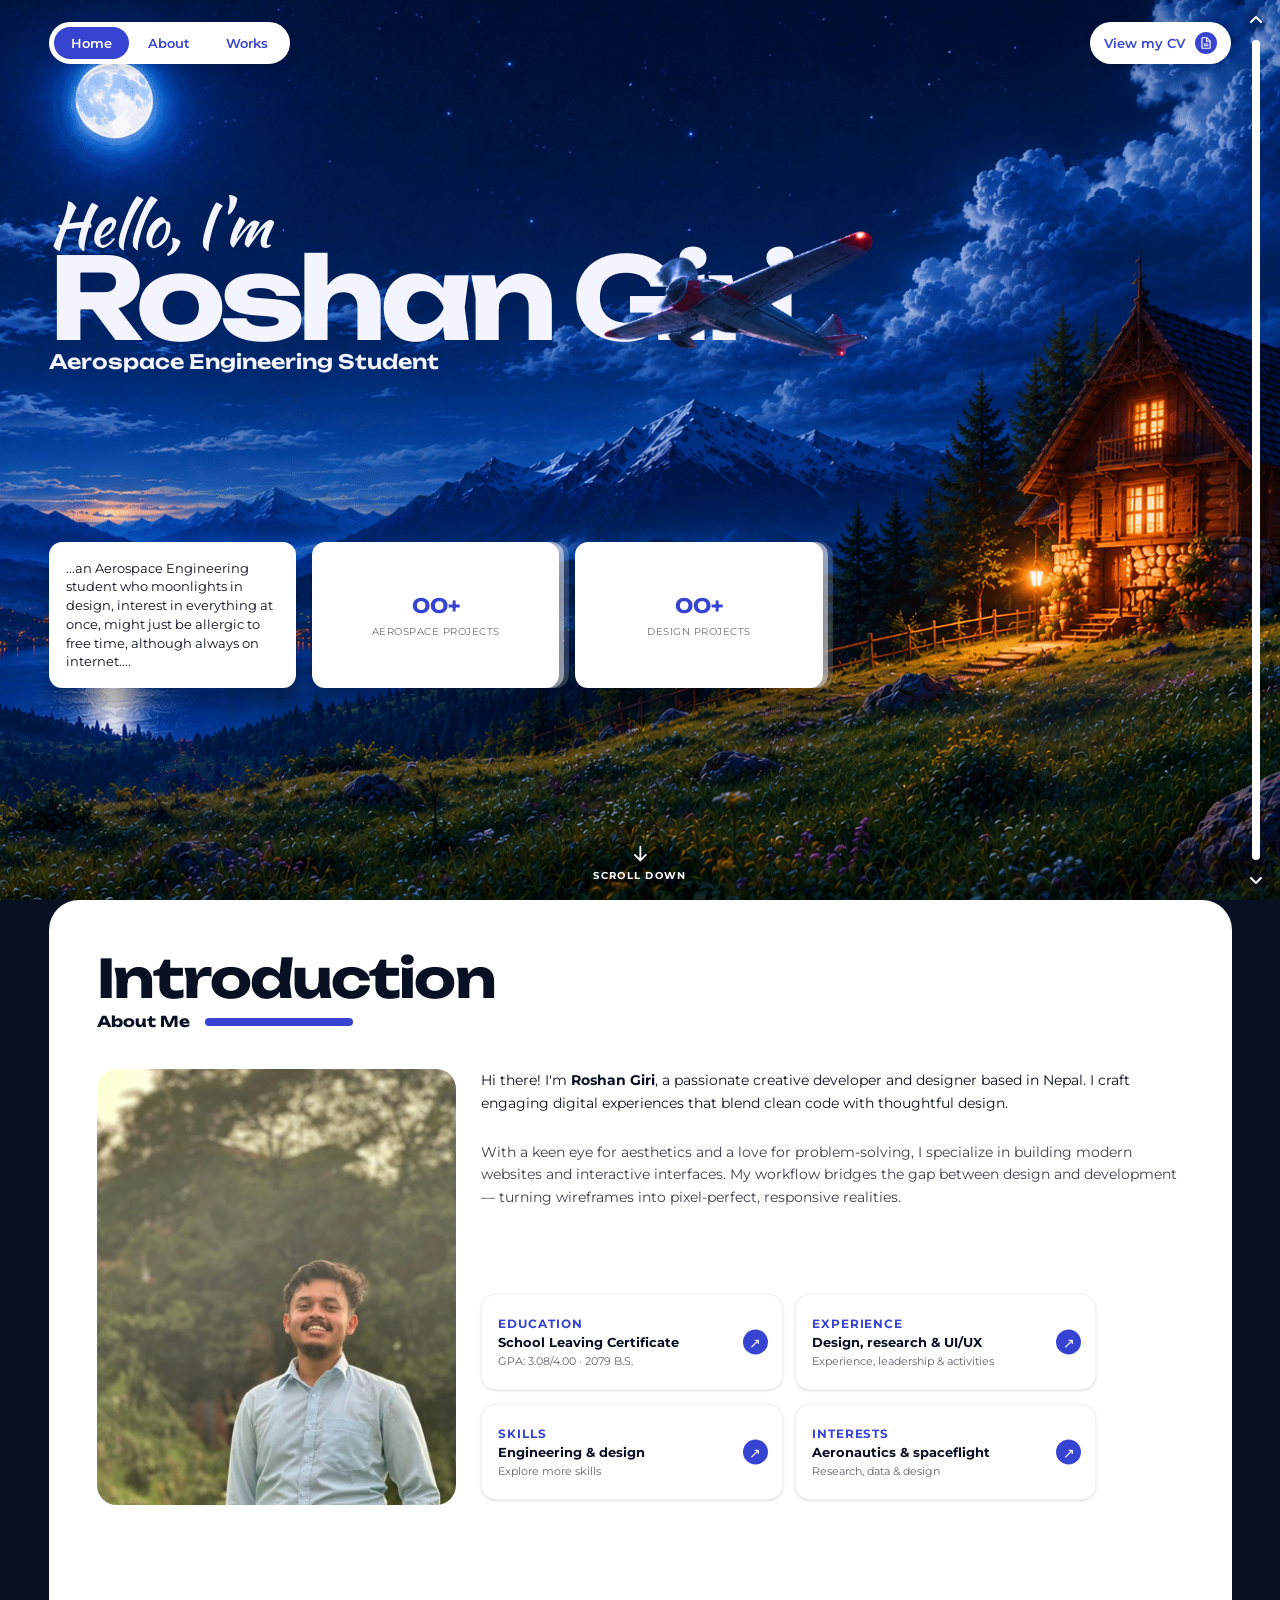
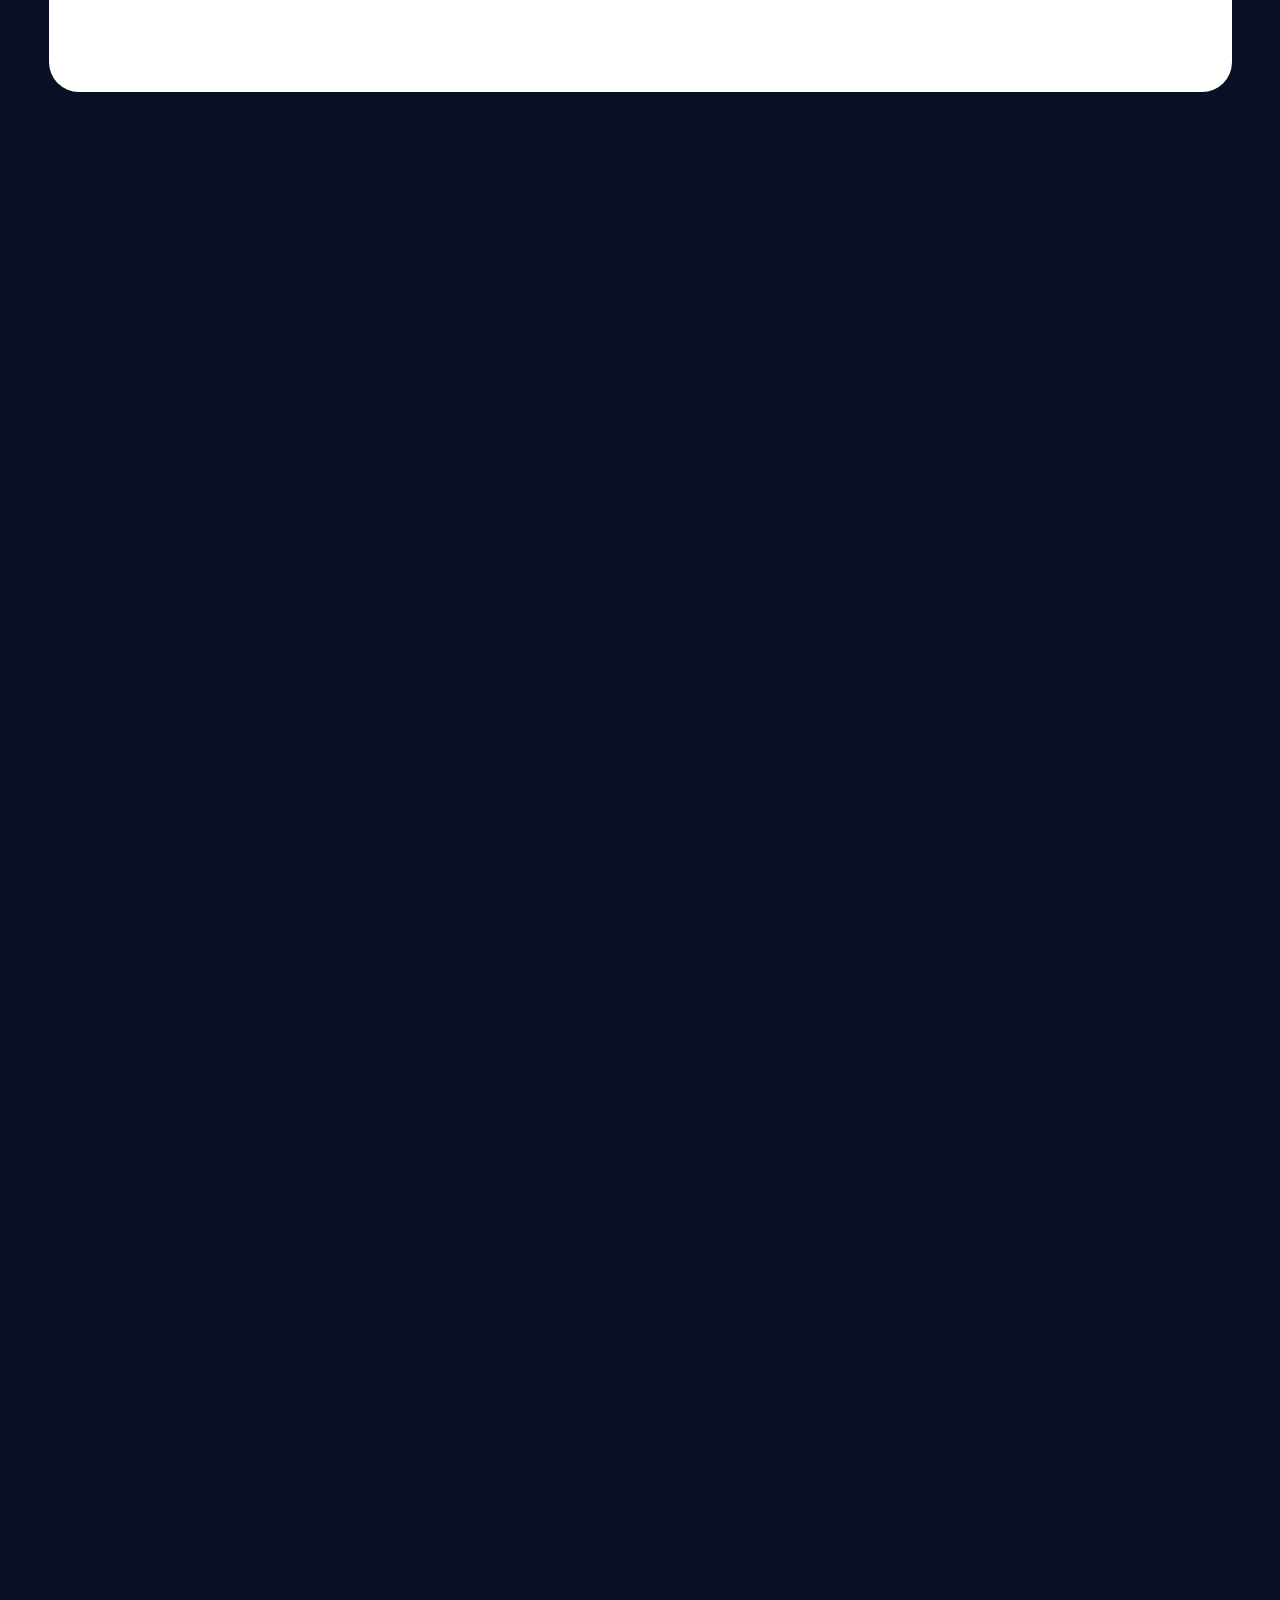
<file: index.html>
<!doctype html>
<html lang="en">
  <head>
    <meta charset="UTF-8" />
    <meta name="viewport" content="width=device-width, initial-scale=1.0" />
    <meta
      name="description"
      content="Roshan Giri is an aerospace engineering student, designer, and creative developer based in Nepal."
    />
    <meta name="theme-color" content="#0a1024" />
    <title>Roshan Giri | Portfolio</title>
    <link rel="stylesheet" href="styles.css" />
    <script src="script.js" defer></script>
  </head>
  <body>
    <header class="site-header">
      <nav class="main-nav" aria-label="Main navigation">
        <a class="main-nav__link is-active" href="#home">Home</a>
        <a class="main-nav__link" href="#about">About</a>
        <a class="main-nav__link" href="#projects">Works</a>
      </nav>
      <button
        class="navigate-link"
        type="button"
        aria-haspopup="dialog"
        aria-controls="cv-viewer"
      >
        View my CV
        <span aria-hidden="true">
          <svg
            viewBox="0 0 24 24"
            width="14"
            height="14"
            focusable="false"
          >
            <path
              fill="currentColor"
              d="M14 2H6a2 2 0 0 0-2 2v16a2 2 0 0 0 2 2h12a2 2 0 0 0 2-2V8l-6-6Zm0 2.4L17.6 8H14V4.4ZM6 20V4h6v6h6v10H6Zm2-7h8v1.5H8V13Zm0 3h8v1.5H8V16Z"
            />
          </svg>
        </span>
      </button>
    </header>

    <div class="page-progress">
      <button
        class="page-progress__arrow page-progress__arrow--top"
        type="button"
        aria-label="Scroll to top"
      >
        <svg viewBox="0 0 16 16" aria-hidden="true" focusable="false">
          <path d="m3 10 5-5 5 5" />
        </svg>
      </button>
      <div
        class="page-progress__track"
        role="progressbar"
        aria-label="Page scroll progress"
        aria-orientation="vertical"
        aria-valuemin="0"
        aria-valuemax="100"
        aria-valuenow="0"
        tabindex="0"
      >
        <span aria-hidden="true"></span>
      </div>
      <button
        class="page-progress__arrow page-progress__arrow--bottom"
        type="button"
        aria-label="Scroll to bottom"
      >
        <svg viewBox="0 0 16 16" aria-hidden="true" focusable="false">
          <path d="m3 6 5 5 5-5" />
        </svg>
      </button>
    </div>

    <main>
      <div class="hero-stage" id="home">
        <section class="hero" aria-labelledby="hero-title">
          <div class="hero__scene" aria-hidden="true">
            <img
              src="assets/New_Background.png"
              class="hero__image"
              alt=""
              fetchpriority="high"
            />
          </div>
          <div class="hero__fireflies" aria-hidden="true"></div>
          <img
            class="hero__aircraft"
            src="assets/hero-aircraft.png"
            alt=""
            aria-hidden="true"
          />
          <div class="hero__copy">
            <p class="hero__hello">Hello, I&apos;m</p>
            <h1 id="hero-title">Roshan Giri</h1>
            <p class="hero__role">Aerospace Engineering Student</p>
          </div>
          <div class="hero__cards">
            <article class="hero__about-card">
              <p>
                ...an Aerospace Engineering student who moonlights in design,
                interest in everything at once, might just be allergic to free
                time, although always on internet....
              </p>
            </article>
            <article class="hero__stat-stack">
              <div class="hero__stat-card">
                <strong>00+</strong>
                <span>Aerospace Projects</span>
              </div>
            </article>
            <article class="hero__stat-stack">
              <div class="hero__stat-card">
                <strong>00+</strong>
                <span>Design Projects</span>
              </div>
            </article>
          </div>
          <a
            class="hero__scroll-cue"
            href="#about"
            aria-label="Scroll to introduction"
          >
            <svg
              class="hero__scroll-cue-icon"
              viewBox="0 0 24 24"
              aria-hidden="true"
              focusable="false"
            >
              <path d="M12 4v15m-6-6 6 6 6-6" />
            </svg>
            <span>Scroll down</span>
          </a>
        </section>
        <div class="hero-stage__spacer" aria-hidden="true"></div>
      </div>

      <section class="about-section" id="about" aria-labelledby="about-title">
        <div class="about-section__content">
          <header class="section-heading">
            <h2 id="about-title">Introduction</h2>
            <div class="section-heading__subline">
              <h3 id="about-subtitle" aria-live="polite">About Me</h3>
              <span aria-hidden="true"></span>
            </div>
          </header>
          <div class="about-section__body">
            <div class="about-section__portrait">
              <img src="assets/portrait.png" alt="Roshan Giri" />
            </div>
            <div class="about-section__details">
              <div class="about-section__content-swap">
                <div class="about-section__copy">
                  <p>
                    Hi there! I&apos;m <strong>Roshan Giri</strong>, a passionate
                    creative developer and designer based in Nepal. I craft
                    engaging digital experiences that blend clean code with
                    thoughtful design.
                  </p>
                  <p class="about-section__description">
                    With a keen eye for aesthetics and a love for problem-solving,
                    I specialize in building modern websites and interactive
                    interfaces. My workflow bridges the gap between design and
                    development — turning wireframes into pixel-perfect,
                    responsive realities.
                  </p>
                </div>
                <div
                  class="about-section__expanded-view"
                  id="about-expanded-content"
                  aria-live="polite"
                  aria-hidden="true"
                ></div>
              </div>
              <nav class="about-section__info-cards" aria-label="More about Roshan">
                <button
                  class="about-info-card"
                  type="button"
                  data-about-card="education"
                  aria-controls="about-expanded-content"
                  aria-expanded="false"
                >
                  <span class="about-info-card__title">Education</span>
                  <strong>School Leaving Certificate</strong>
                  <span class="about-info-card__summary">GPA: 3.08/4.00 · 2079 B.S.</span>
                  <span class="about-info-card__arrow" aria-hidden="true">↗</span>
                </button>
                <button
                  class="about-info-card"
                  type="button"
                  data-about-card="experience"
                  aria-controls="about-expanded-content"
                  aria-expanded="false"
                >
                  <span class="about-info-card__title">Experience</span>
                  <strong>Design, research &amp; UI/UX</strong>
                  <span class="about-info-card__summary">Experience, leadership &amp; activities</span>
                  <span class="about-info-card__arrow" aria-hidden="true">↗</span>
                </button>
                <button
                  class="about-info-card"
                  type="button"
                  data-about-card="skills"
                  aria-controls="about-expanded-content"
                  aria-expanded="false"
                >
                  <span class="about-info-card__title">Skills</span>
                  <strong>Engineering &amp; design</strong>
                  <span class="about-info-card__summary">Explore more skills</span>
                  <span class="about-info-card__arrow" aria-hidden="true">↗</span>
                </button>
                <button
                  class="about-info-card"
                  type="button"
                  data-about-card="interests"
                  aria-controls="about-expanded-content"
                  aria-expanded="false"
                >
                  <span class="about-info-card__title">Interests</span>
                  <strong>Aeronautics &amp; spaceflight</strong>
                  <span class="about-info-card__summary">Research, data &amp; design</span>
                  <span class="about-info-card__arrow" aria-hidden="true">↗</span>
                </button>
              </nav>
            </div>
          </div>
        </div>
      </section>

      <section
        class="projects-section"
        id="projects"
        aria-labelledby="projects-title"
      >
        <div class="projects-section__content">
          <header class="section-heading">
            <h2 id="projects-title">Project &amp; Works</h2>
            <div class="projects-section__subline">
              <h3>Selected explorations</h3>
            </div>
            <p class="projects-section__intro">
              Aerospace thinking, digital craft, and the ideas in between.
            </p>
          </header>
          <div class="project-carousel" aria-label="Portfolio projects">
            <article class="project-card project-card--flight" id="project-1">
              <div
                class="project-card__art project-card__art--flight"
                aria-hidden="true"
              >
                <span class="project-card__index">01 / AEROSPACE</span>
                <div class="flight-art__orbit">
                  <span>FLIGHT / FORM</span>
                  <img src="assets/hero-aircraft.png" alt="" />
                  <i></i>
                </div>
                <span class="project-card__art-note">DESIGNING FOR THE SKY</span>
              </div>
              <div class="project-card__details">
                <div>
                  <h3>Flight in Form</h3>
                  <p>Aerospace concepts &amp; exploration</p>
                </div>
                <a href="#project-1" aria-label="Explore Flight in Form">
                  <img src="assets/project-arrow.svg" alt="" />
                </a>
              </div>
            </article>
            <article class="project-card project-card--interface" id="project-2">
              <div
                class="project-card__art project-card__art--interface"
                aria-hidden="true"
              >
                <span class="project-card__index">02 / DIGITAL</span>
                <div class="interface-art__window">
                  <div class="interface-art__topbar">
                    <i></i><i></i><i></i><span>STUDIO / 01</span>
                  </div>
                  <div class="interface-art__body">
                    <div class="interface-art__sidebar">
                      <i></i><i></i><i></i><i></i>
                    </div>
                    <div class="interface-art__canvas">
                      <span>
                        GOOD DESIGN<br />
                        FEELS SIMPLE.
                      </span>
                      <div><i></i><i></i><i></i></div>
                      <b></b>
                    </div>
                  </div>
                </div>
                <span class="project-card__art-note">THOUGHTFUL BY DESIGN</span>
              </div>
              <div class="project-card__details">
                <div>
                  <h3>Interface Studies</h3>
                  <p>Digital experiences &amp; interaction</p>
                </div>
                <a href="#project-2" aria-label="Explore Interface Studies">
                  <img src="assets/project-arrow.svg" alt="" />
                </a>
              </div>
            </article>
            <article class="project-card project-card--visual" id="project-3">
              <div
                class="project-card__art project-card__art--visual"
                aria-hidden="true"
              >
                <span class="project-card__index">03 / VISUAL</span>
                <div class="visual-art__type">
                  <span>MAKE</span>
                  <strong>IDEAS<br />VISIBLE</strong>
                  <i></i>
                </div>
                <span class="project-card__art-note">TYPE / COLOR / FORM</span>
              </div>
              <div class="project-card__details">
                <div>
                  <h3>Visual Language</h3>
                  <p>Typography, color &amp; composition</p>
                </div>
                <a href="#project-3" aria-label="Explore Visual Language">
                  <img src="assets/project-arrow.svg" alt="" />
                </a>
              </div>
            </article>
          </div>
          <div class="project-progress" aria-label="Choose a project">
            <button
              class="is-active"
              type="button"
              aria-label="Show project 1"
              aria-current="true"
            ></button>
            <button type="button" aria-label="Show project 2"></button>
            <button type="button" aria-label="Show project 3"></button>
          </div>
        </div>
      </section>
      <footer class="footer" id="contact" role="contentinfo">
        <div class="footer__landscape" aria-hidden="true">
          <img class="footer__sky" src="assets/footer-sky.png" alt="" />
          <img class="footer__hills" src="assets/footer-hills.png" alt="" />
          <img
            class="footer__foreground"
            data-high-res="assets/footer_foreground.png"
            data-low-res="assets/footer-foreground-lowres.png"
            alt=""
            loading="lazy"
          />
          <div class="footer__message">
            <span>Thank You for</span>
            <strong>Visiting</strong>
          </div>
        </div>
        <section class="contact" aria-labelledby="contact-title">
          <h2 id="contact-title">Contact Me</h2>
          <p>
            Leave a short message for,<br />
            let it be a joke rather......
          </p>
          <form class="message-form">
            <label class="visually-hidden" for="message">Your message</label>
            <input
              id="message"
              name="message"
              type="text"
              placeholder="Enter Your Message"
              required
            />
            <button class="cta-button" type="submit">Send</button>
          </form>
          <p class="form-status" aria-live="polite"></p>
        </section>
        <div class="footer-links">
          <nav aria-label="Footer navigation">
            <div>
              <a href="#about">About Me</a>
              <a href="#contact">Contact Me</a>
              <a href="#projects">View Projects</a>
            </div>
            <div>
              <a href="#certificates">View Certificates</a>
              <a href="#background">Technical Background</a>
              <a href="#documentation">Documentation</a>
            </div>
          </nav>
          <div class="social-links" aria-label="Social media">
            <a
              href="https://www.facebook.com/me.is.roshan"
              target="_blank"
              rel="noreferrer"
              aria-label="Facebook"
            >
              <img src="assets/facebook.svg" alt="" />
            </a>
            <a
              href="https://www.instagram.com/me.is.roshan"
              target="_blank"
              rel="noreferrer"
              aria-label="Instagram"
            >
              <img src="assets/instagram.svg" alt="" />
            </a>
            <a
              href="https://dribbble.com/roshan_design"
              target="_blank"
              rel="noreferrer"
              aria-label="Dribbble"
            >
              <img src="assets/dribbble.svg" alt="" />
            </a>
            <a
              href="https://www.linkedin.com/in/me-roshangiri"
              target="_blank"
              rel="noreferrer"
              aria-label="LinkedIn"
            >
              <img src="assets/linkedin.svg" alt="" />
            </a>
          </div>
        </div>
      </footer>
    </main>
    <dialog class="cv-viewer" id="cv-viewer" aria-labelledby="cv-viewer-title">
      <div class="cv-viewer__header">
        <h2 id="cv-viewer-title">Roshan Giri — CV</h2>
        <div class="cv-viewer__actions">
          <a
            class="cv-viewer__download"
            href="assets/RoshanGiri_CV_August2026_02.pdf"
            download
          >
            Download PDF
          </a>
          <button class="cv-viewer__close" type="button" aria-label="Close CV">
            <span aria-hidden="true">&times;</span>
          </button>
        </div>
      </div>
      <iframe
        class="cv-viewer__document"
        src="assets/RoshanGiri_CV_August2026_02.pdf#toolbar=1&navpanes=0&view=FitH"
        title="Roshan Giri's CV"
      >
        <p>
          Your browser cannot display this PDF.
          <a href="assets/RoshanGiri_CV_August2026_02.pdf" download>
            Download the CV
          </a>
        </p>
      </iframe>
    </dialog>
  </body>
</html>
</file>
<file: styles.css>
@font-face {

  font-family: "Montserrat";

  src: url("assets/fonts/montserrat-variable.woff2") format("woff2");

  font-style: normal;

  font-weight: 400 700;

  font-display: swap;

}



@font-face {

  font-family: "Unbounded";

  src: url("assets/fonts/unbounded-variable.woff2") format("woff2");

  font-style: normal;

  font-weight: 600 700;

  font-display: swap;

}



@font-face {

  font-family: "Kaushan Script";

  src: url("assets/fonts/kaushan-script.woff2") format("woff2");

  font-style: normal;

  font-weight: 400;

  font-display: swap;

}



:root {

  color: #0a1024;

  background: #0a1024;

  font-family: "Montserrat", Arial, sans-serif;

  font-synthesis: none;

  text-rendering: optimizeLegibility;

  --panel-gap: clamp(16px, 2.5vh, 22px);

  --header-height: 42px;
  /* scroll-behavior: smooth removed: it fights wheel input and JS-driven scrolling.

     Use element.scrollIntoView({ behavior: "smooth" }) in JS for nav clicks instead. */
  scroll-padding-top: 0;
}



* {

  box-sizing: border-box;

}



html,
body {
  min-width: 320px;
  min-height: 100%;
  margin: 0;
}

html {
  scrollbar-width: none;
}

html::-webkit-scrollbar {
  display: none;
}



body {

  overflow-x: hidden;

}



main {

  --panel-top-offset: calc(2 * var(--panel-gap) + var(--header-height));

  --panel-bottom-gap: var(--panel-gap);

  --panel-height: calc(100vh - var(--panel-top-offset) - var(--panel-bottom-gap));

  --panel-height: calc(100svh - var(--panel-top-offset) - var(--panel-bottom-gap));

  --section-transition-distance: calc(
    (var(--panel-height) + var(--panel-bottom-gap)) * 0.24
  );

  --section-side-inset: clamp(14px, 3.8vw, 72px);

  --section-content-inset: clamp(20px, 3.75vw, 72px);

  --project-card-gap: clamp(18px, 3vw, 48px);

  --card-section-gap: clamp(0px, 1.2vh, 12px);

  display: flow-root;

  position: relative;

  z-index: 0;

  isolation: isolate;

}



main::after {
  content: "";
  display: block;
  height: var(--section-transition-distance);
}



img {

  display: block;

}



a,

button {

  -webkit-tap-highlight-color: transparent;

  transition: filter 180ms ease;

}



a:hover,

button:hover {

  filter: brightness(0.92);

}



a:focus-visible,

button:focus-visible,

input:focus-visible {

  outline: 3px solid #7180ff;

  outline-offset: 3px;

}



.site-header {

  position: fixed;

  z-index: 20;

  top: var(--panel-gap);

  right: 3.85%;

  left: 3.85%;

  display: flex;

  align-items: center;

  justify-content: space-between;

  pointer-events: none;

}


.page-progress {
  position: fixed;
  z-index: 19;
  top: 8px;
  right: 12px;
  bottom: 8px;
  display: flex;
  flex-direction: column;
  align-items: center;
  width: 24px;
  gap: 8px;
}

.page-progress__arrow {
  display: grid;
  flex: 0 0 24px;
  place-items: center;
  width: 24px;
  height: 24px;
  padding: 4px;
  border: 0;
  border-radius: 50%;
  color: #fff;
  background: rgb(10 16 36 / 18%);
  cursor: pointer;
  transition: color 160ms ease, background-color 160ms ease;
}

.page-progress__arrow svg {
  width: 16px;
  height: 16px;
  fill: none;
  stroke: currentColor;
  stroke-linecap: round;
  stroke-linejoin: round;
  stroke-width: 2;
}

.page-progress__arrow:hover,
.page-progress__arrow:active,
.page-progress__arrow:focus-visible,
body.has-scrolled .page-progress__arrow {
  color: #3744d2;
  background: rgb(255 255 255 / 82%);
}

.page-progress__arrow:focus-visible {
  outline: 2px solid #fff;
  outline-offset: 2px;
}

.page-progress__track {
  position: relative;
  flex: 1 1 auto;
  width: 8px;
  min-height: 0;
  overflow: hidden;
  border: 0;
  border-radius: 999px;
  background: #fff;
  cursor: pointer;
}

.page-progress__track span {
  position: absolute;
  inset: 0;
  display: block;
  width: 100%;
  height: 100%;
  border-radius: inherit;
  background: #3744d2;
  transform: scaleY(0);
  transform-origin: top;
  transition: transform 80ms linear;
}

@media (max-width: 1000px) {
  .page-progress {
    top: 50%;
    right: 8px;
    bottom: auto;
    height: clamp(140px, 64vh, 220px);
    width: 18px;
    gap: 5px;
    transform: translateY(-50%);
  }

  .page-progress__arrow {
    display: none;
  }

  .page-progress__track {
    width: 4px;
  }
}



.main-nav,

.navigate-link {

  display: flex;

  height: var(--header-height);

  align-items: center;

  border-radius: 999px;

  pointer-events: auto;

}



.main-nav {

  gap: 2px;

  padding: 2px;

  border: 3px solid #fff;

  background: #fff;

  box-shadow: 0 2px 10px rgb(0 0 0 / 12%);

}



.main-nav__link,

.navigate-link {

  color: #3744d2;

  font-size: 13px;

  font-weight: 600;

  text-decoration: none;

}



.main-nav__link {

  padding: 8px 17px;

  border-radius: 999px;

}



.main-nav__link:hover,

.main-nav__link.is-active {

  color: #fff;

  background: #3744d2;

}



.cta-button {

  display: inline-flex;

  align-items: center;

  justify-content: center;

  border: 0;

  border-radius: 999px;

  color: #fff;

  background: #3744d2;

  font: inherit;

  font-size: 13px;

  font-weight: 700;

  text-decoration: none;

  cursor: pointer;

  transition:

    background-color 180ms ease,

    box-shadow 180ms ease,

    transform 180ms ease;

}



.cta-button:hover {

  background: #2935b5;

  box-shadow: 0 5px 14px rgb(10 16 36 / 18%);

  filter: none;

  transform: translateY(-2px);

}



.navigate-link {

  gap: 10px;

  padding: 8px 14px;

  border: 0;

  background: #fff;

  box-shadow: 0 2px 10px rgb(0 0 0 / 12%);

  font-family: inherit;

  cursor: pointer;

}



.navigate-link span {

  display: grid;

  width: 22px;

  height: 22px;

  place-items: center;

  border-radius: 50%;

  color: #fff;

  background: #3744d2;

  font-size: 12px;

}



.navigate-link span svg {

  display: block;

}



.cv-viewer {

  width: min(1100px, calc(100vw - 32px));

  height: min(900px, calc(100svh - 32px));

  max-width: none;

  max-height: none;

  padding: 0;

  overflow: hidden;

  border: 1px solid rgb(55 68 210 / 35%);

  border-radius: clamp(16px, 2vw, 24px);

  color: #f4f4ff;

  background: #0a1024;

  box-shadow:
    0 32px 80px rgb(0 0 0 / 55%),
    0 0 0 1px rgb(55 68 210 / 20%) inset;

}



.cv-viewer::backdrop {

  background: rgb(5 9 24 / 78%);

  backdrop-filter: blur(14px);

  -webkit-backdrop-filter: blur(14px);

}



.cv-viewer[open] {

  display: flex;

  flex-direction: column;

}



.cv-viewer__header {

  display: flex;

  min-height: 68px;

  align-items: center;

  justify-content: space-between;

  gap: 16px;

  padding: 12px 16px 12px 24px;

  border-bottom: 1px solid rgb(55 68 210 / 28%);

  color: #ffffff;

  background: linear-gradient(
    135deg,
    rgb(55 68 210 / 18%) 0%,
    rgb(10 16 36 / 0%) 60%
  );

}



.cv-viewer__header h2 {

  margin: 0;

  font-family: "Unbounded", Arial, sans-serif;

  font-size: clamp(13px, 1.1vw, 16px);

  font-weight: 700;

  letter-spacing: -0.02em;

}



.cv-viewer__actions {

  display: flex;

  align-items: center;

  gap: 12px;

}



.cv-viewer__download,

.cv-viewer__close {

  display: inline-flex;

  min-height: 38px;

  align-items: center;

  justify-content: center;

  border: 0;

  border-radius: 999px;

  font: inherit;

  font-size: 13px;

  font-weight: 700;

  text-decoration: none;

  cursor: pointer;

  transition:
    background-color 180ms ease,
    box-shadow 180ms ease,
    transform 180ms ease,
    filter 180ms ease;

}



.cv-viewer__download {

  padding: 0 18px;

  color: #ffffff;

  background: #3744d2;

  box-shadow: 0 4px 14px rgb(55 68 210 / 35%);

}



.cv-viewer__download:hover {

  background: #2935b5;

  box-shadow: 0 6px 18px rgb(55 68 210 / 45%);

  filter: none;

  transform: translateY(-2px);

}



.cv-viewer__close {

  width: 38px;

  padding: 0;

  color: #0a1024;

  background: rgb(255 255 255 / 92%);

  font-size: 22px;

  line-height: 1;

}



.cv-viewer__close:hover {

  background: #ffffff;

  filter: none;

  transform: scale(1.08);

}



.cv-viewer__document {

  display: block;

  width: 100%;

  min-height: 0;

  flex: 1;

  border: 0;

  background: #fff;

}



.hero-stage {

  position: relative;

  height: 100vh;

  height: 100svh;

}



.hero-stage__spacer {

  height: 100%;

}



.hero {
  --parallax-x: 0;
  --parallax-y: 0;
  position: fixed;
  z-index: -1;
  inset: 0;
  height: 100vh;
  height: 100svh;
  overflow: hidden;
  isolation: isolate;
  color: #f4f4ff;
  background: #0a1024;
  contain: paint;
  will-change: transform;
  transition: transform 180ms ease;
}

/*
 * Keep the blur layer stationary. Fading the overlay is cheaper than
 * animating filter: blur() on the full-screen hero and its descendants.
 */
.hero::after {
  position: absolute;
  z-index: 4;
  inset: 0;
  content: "";
  opacity: 0;
  pointer-events: none;
  backdrop-filter: blur(5px);
  -webkit-backdrop-filter: blur(5px);
  transition: opacity 120ms ease;
}

body.has-scrolled .hero {
  transform: scale(1.01);
}

body.has-scrolled .hero::after {
  opacity: 1;
}



.hero__scene,

.hero__scene img {

  position: absolute;

  inset: 0;

}



.hero__scene {

  z-index: 0;

  overflow: hidden;

}



.hero__clouds {

  position: absolute;

  z-index: -1;

  inset: 0;

  overflow: hidden;

  pointer-events: none;

}



.hero__cloud {

  position: absolute;

  left: 0;

  width: var(--cloud-width);

  height: auto;

  opacity: 0;

  pointer-events: none;

  user-select: none;

  will-change: transform, opacity;

}



.hero__cloud.is-animating {

  animation: cloud-drift var(--cloud-duration) linear both;

}



.hero__cloud--top {

  --cloud-width: clamp(100px, 13vw, 230px);

  top: 5%;

}



.hero__cloud--mountain-one {

  --cloud-width: clamp(145px, 20vw, 350px);

  top: 42%;

}



.hero__cloud--mountain-two {

  --cloud-width: clamp(120px, 17vw, 300px);

  top: 49%;

}



@keyframes cloud-drift {

  0% {

    opacity: 0;

    transform: translate3d(-100%, 0, 0);

  }

  8% {

    opacity: 0.8;

  }

  24% {

    opacity: 0.8;

    transform: translate3d(0, 0, 0);

  }

  46% {

    opacity: 0;

    transform: translate3d(25vw, 0, 0);

  }

}



.hero__scene .hero__sky {

  object-position: center;

}



.hero__scene img {

  width: 100%;

  height: 100%;

  max-width: none;

  object-fit: cover;

  pointer-events: none;

  user-select: none;

  will-change: transform;

  transition: transform 180ms ease-out;

}



.hero__sky {

  transform: scale(1.04)

    translate(calc(var(--parallax-x) * -10px), calc(var(--parallax-y) * -8px));

}



.hero__landscape {

  position: absolute;

  z-index: 3;

  inset: 0;

  width: 100%;

  height: 100%;

  object-fit: cover;

  object-position: center bottom;

  pointer-events: none;

  user-select: none;

  will-change: transform;

  transition: transform 180ms ease-out;

  transform: scale(1.08)

    translate(

      calc(var(--parallax-x) * 17px),

      calc(2vh + var(--parallax-y) * 12px)

    );

}



.hero__shade {

  z-index: -2;

  height: 58%;

  background: linear-gradient(

    184deg,

    rgb(11 10 69 / 42%) -15%,

    rgb(47 46 91 / 0%) 86%

  );

  pointer-events: none;

}



.hero__stars {

  z-index: 1;

  height: 48%;

  overflow: hidden;

  pointer-events: none;

}



.hero__stars i {

  position: absolute;

  display: block;

  top: var(--star-top);

  left: var(--star-left);

  width: clamp(72px, 8vw, 150px);

  height: 1px;

  border-radius: 999px;

  background: linear-gradient(90deg, transparent, #bedaff47, #f4f9ff);

  box-shadow: 2px 0 4px #bfdeffe6;

  opacity: 0;

  transform: rotate(34deg);

  transform-origin: right center;

  animation: meteor-shower var(--star-duration) linear var(--star-delay)

    infinite;

}



.hero__stars i::after {

  position: absolute;

  top: 50%;

  right: -2px;

  width: 3px;

  height: 3px;

  content: "";

  border-radius: 50%;

  background: #fff;

  box-shadow: 0 0 5px 2px #c7e1ffe6, 0 0 11px 3px #77b0ff8c;

  transform: translateY(-50%);

}



.hero__stars i:nth-child(1) {

  --star-top: 18%;

  --star-left: 12%;

  --star-duration: 9s;

  --star-delay: -3s;

}



.hero__stars i:nth-child(2) {

  --star-top: 43%;

  --star-left: 57%;

  --star-duration: 12s;

  --star-delay: -8s;

}



.hero__stars i:nth-child(3) {

  --star-top: 66%;

  --star-left: 79%;

  --star-duration: 10s;

  --star-delay: -5s;

}



.hero__stars i:nth-child(4) {

  --star-top: 8%;

  --star-left: 39%;

  --star-duration: 14s;

  --star-delay: -12s;

}



@keyframes meteor-shower {

  0%,

  64% {

    opacity: 0;

    transform: translate3d(0, 0, 0) rotate(34deg);

  }

  67% {

    opacity: 0.9;

  }

  70% {

    opacity: 0.75;

    transform: translate3d(8vw, 10vh, 0) rotate(34deg);

  }

  74%,

  100% {

    opacity: 0;

    transform: translate3d(18vw, 22vh, 0) rotate(34deg);

  }

}



.hero__copy {

  position: absolute;

  z-index: 6;

  top: clamp(136px, 21.7vh, 260px);

  left: 3.83%;

  right: 3.83%;
}

.hero__aircraft {
  position: absolute;
  z-index: 8;
  top: calc(clamp(136px, 21.7vh, 260px) + clamp(23px, 2.56vw, 49.5px));
  left: 44%;
  width: clamp(180px, 28vw, 500px);
  height: auto;
  pointer-events: none;
  user-select: none;
}


.hero__copy > * {

  animation: hero-rise-in 780ms cubic-bezier(0.22, 1, 0.36, 1) both;

}



.hero__hello {

  position: relative;

  z-index: 1;

  margin: 0;

  font-family: "Kaushan Script", "Brush Script MT", cursive;

  font-size: clamp(42px, 4.66vw, 90px);

  line-height: 1;

  animation-delay: 80ms;

}



.hero__copy h1 {

  width: max-content;

  max-width: 100%;

  margin: -0.12em 0 0;

  font-family: "Unbounded", Arial, sans-serif;

  font-size: clamp(48px, min(8.85vw, 17vh), 170px);

  font-weight: 700;

  line-height: 1;

  letter-spacing: -0.055em;

  white-space: nowrap;

  animation-delay: 210ms;

}



.hero__role {

  margin: -0.15em 0 0;

  font-family: "Unbounded", Arial, sans-serif;

  font-size: clamp(14px, 1.55vw, 30px);

  font-weight: 600;

  line-height: 1;

  white-space: nowrap;

  animation-delay: 340ms;

}



.hero__cards {

  position: absolute;

  z-index: 5;

  top: 60.25%;

  left: 3.83%;

  display: grid;

  grid-template-columns: repeat(3, minmax(0, 1fr));

  gap: clamp(16px, 1.2vw, 24px);

  width: min(60.43%, 1160px);

}



.hero__cards > * {

  animation: hero-rise-in 850ms cubic-bezier(0.22, 1, 0.36, 1) both;

}



.hero__cards > :nth-child(1) {

  animation-delay: 420ms;

}



.hero__cards > :nth-child(2) {

  animation-delay: 550ms;

}



.hero__cards > :nth-child(3) {

  animation-delay: 680ms;

}



.hero__about-card,

.hero__stat-card {

  height: clamp(118px, 11.36vw, 262px);

  border-radius: clamp(12px, 1.03vw, 24px);

  background: #fff;

}



.hero__about-card {

  padding: clamp(14px, 1.29vw, 30px);

  color: #0a1024;

  box-shadow: 0 18px 16px rgb(0 0 0 / 28%);

}



.hero__about-card p {

  margin: 0;

  font-size: clamp(12px, 1.03vw, 20px);

  line-height: 1.42;

}



.hero__stat-stack {

  position: relative;

  height: clamp(118px, 11.36vw, 262px);

}



.hero__stat-stack::before,

.hero__stat-stack::after {

  position: absolute;

  inset: 0;

  content: "";

  border-radius: clamp(12px, 1.03vw, 24px);

  background: #e6e6ea;

}



.hero__stat-stack::before {

  opacity: 0.2;

  transform: translate(clamp(7px, 0.775vw, 18px));

}



.hero__stat-stack::after {

  opacity: 0.6;

  transform: translate(clamp(4px, 0.387vw, 9px));

}



.hero__stat-card {

  position: relative;

  z-index: 1;

  display: flex;

  flex-direction: column;

  align-items: center;

  justify-content: center;

  gap: clamp(4px, 0.516vw, 12px);

  box-shadow: 0 18px 16px rgb(0 0 0 / 20%);

}



.hero__stat-card strong {

  color: #3744d2;

  font-family: "Unbounded", Arial, sans-serif;

  font-size: clamp(19px, 1.55vw, 36px);

}



.hero__stat-card span {

  color: rgb(10 16 36 / 60%);

  font-size: clamp(9px, 0.775vw, 18px);

  letter-spacing: 0.05em;

  text-align: center;

  text-transform: uppercase;

}



@keyframes hero-rise-in {

  from {

    opacity: 0;

    transform: translate3d(0, 24px, 0);

  }

  to {

    opacity: 1;

    transform: translate3d(0, 0, 0);

  }

}



@keyframes hero-fade-in {

  from {

    opacity: 0;

  }

  to {

    opacity: 1;

  }

}



.hero__fireflies {

  position: absolute;

  z-index: 4;

  inset: 0;

  overflow: hidden;

  pointer-events: none;

  mix-blend-mode: screen;

  mix-blend-mode: screen;

}



.hero__fireflies i {

  position: absolute;

  top: var(--top);

  left: var(--left);

  width: var(--size);

  height: var(--size);

  border-radius: 50%;

  background: #fff9b5;

  box-shadow: 0 0 6px 2px #ffe65ef0, 0 0 16px 5px #f7ae38aa;

  opacity: 0;

  animation: firefly-flight var(--duration) ease-in-out var(--delay) infinite

      alternate,

    firefly-glow 3.6s ease-in-out var(--delay) infinite;

}



@keyframes firefly-flight {

  0% {

    transform: translate3d(-5px, 8px, 0);

  }

  35% {

    transform: translate3d(12px, -8px, 0);

  }

  68% {

    transform: translate3d(-8px, -18px, 0);

  }

  100% {

    transform: translate3d(14px, -26px, 0);

  }

}



@keyframes firefly-glow {

  0%,

  100% {

    opacity: 0.14;

  }

  48% {

    opacity: 0.96;

  }

  72% {

    opacity: 0.38;

  }

}



.about-section,

.projects-section {

  position: sticky;

  isolation: isolate;

  overflow: clip;

  background: transparent;

}



.about-section,
.projects-section,
.footer {
  top: var(--panel-top-offset);
  scroll-margin-top: var(--panel-top-offset);
  width: calc(100% - 2 * var(--section-side-inset));
  height: var(--panel-height);
  margin: 0 auto var(--panel-bottom-gap);
  border-radius: clamp(22px, 2.34vw, 30px);
}



.about-section.is-stacked-away,

.projects-section.is-stacked-away,

.footer.is-stacked-away {

  opacity: 0;

  pointer-events: none;

}



.projects-section.is-flip-pending,

.footer.is-flip-pending {

  visibility: hidden;

  pointer-events: none;

}



.about-section,

.projects-section,

.footer {

  transition: opacity 120ms ease;

  --flip-angle: 0deg;

  backface-visibility: hidden;

  transform: perspective(clamp(1400px, 450vw, 7000px))

    rotateY(var(--flip-angle));

  transform-origin: center;

  transform-style: preserve-3d;

  will-change: transform;

}



.about-section {

  z-index: 1;

  padding: clamp(16px, 2.5vh, 24px) 0;

  background: #fff;

}



.about-section.is-about-expanded {

  overflow-x: hidden;

  overflow-y: auto;

  overscroll-behavior-y: auto;

  scrollbar-width: none;

}



.about-section.is-about-expanded::-webkit-scrollbar {

  display: none;

}



@media (max-width: 700px) and (max-height: 700px) {

  .about-section {

    overflow-x: hidden;

    overflow-y: auto;

    overscroll-behavior-y: auto;

    scrollbar-width: none;

  }



  .about-section::-webkit-scrollbar {

    display: none;

  }

}



.hero__scroll-cue {

  position: absolute;

  z-index: 7;

  bottom: clamp(12px, 2vh, 24px);

  left: 50%;

  display: flex;

  flex-direction: column;

  align-items: center;

  gap: 4px;

  color: #fff;

  font-size: 10px;

  font-weight: 700;

  letter-spacing: 0.13em;

  text-decoration: none;

  text-shadow: 0 1px 5px rgb(10 16 36 / 75%);

  text-transform: uppercase;

  transform: translateX(-50%);

  animation:

    scroll-bounce 1.8s ease-in-out infinite,

    hero-fade-in 600ms ease-out 850ms both;

}



.hero__scroll-cue-icon {

  width: 22px;

  height: 22px;

  fill: none;

  stroke: currentColor;

  stroke-linecap: round;

  stroke-linejoin: round;

  stroke-width: 2;

  filter: drop-shadow(0 1px 4px rgb(10 16 36 / 65%));

}


body.has-scrolled .hero__scroll-cue {

  visibility: hidden;

  pointer-events: none;

}



@keyframes scroll-bounce {

  0%,

  100% {

    transform: translate(-50%, 0);

  }

  50% {

    transform: translate(-50%, 7px);

  }

}



.about-section__content,

.projects-section__content {

  position: relative;

  z-index: 1;

  width: calc(100% - 2 * var(--section-content-inset));

  max-width: 1776px;

  margin: 0 auto;

}



.about-section__content {

  padding-top: clamp(16px, 2.5vh, 28px);

}



.section-heading h2 {

  margin: 0;

  font-family: "Unbounded", Arial, sans-serif;

  font-size: clamp(40px, 4.13vw, 80px);

  font-weight: 700;

  line-height: 1.25;

  letter-spacing: -0.035em;

}



.section-heading__subline,

.projects-section__subline {

  display: flex;

  align-items: center;

}



.section-heading__subline {

  gap: 15px;

  margin-top: 1px;

}



.section-heading__subline h3,

.projects-section__subline h3 {

  margin: 0;

  font-family: "Unbounded", Arial, sans-serif;

  font-size: clamp(15px, 1.14vw, 22px);

  font-weight: 700;

}



.section-heading__subline span {

  width: clamp(110px, 11.6vw, 223px);

  height: 8px;

  border-radius: 999px;

  background: #3744d2;

}



.about-section__body {

  display: grid;

  grid-template-columns: minmax(280px, 33%) minmax(0, 1fr);

  gap: clamp(24px, 2vw, 40px);

  margin-top: clamp(32px, 3vw, 56px);

}



.about-section__portrait {

  height: clamp(320px, min(34vw, 52vh), 620px);

  overflow: hidden;

  border-radius: 20px;

}



.about-section__portrait img {

  width: 100%;

  height: 100%;

  object-fit: cover;

}



.about-section__details {

  display: flex;

  min-width: 0;

  height: clamp(320px, min(34vw, 52vh), 620px);

  flex-direction: column;

  justify-content: flex-start;

  gap: clamp(30px, 3.5vw, 48px);

}



.about-section__details p {

  margin: 0;

  max-width: 1122px;

  font-size: clamp(14px, 1.03vw, 20px);

  line-height: 1.63;

}



.about-section__content-swap {

  position: relative;

  display: grid;

  align-content: start;

  min-height: clamp(160px, 20vh, 205px);

}



.about-section__copy,

.about-section__expanded-view {

  grid-area: 1 / 1;

  transition:

    opacity 220ms ease,

    transform 220ms ease,

    visibility 0s linear 220ms;

}



.about-section__copy {

  display: grid;

  align-content: start;

  gap: clamp(18px, 2vw, 32px);

}



.about-section__expanded-view {

  display: grid;

  grid-template-columns: repeat(2, minmax(0, 1fr));

  align-content: start;

  gap: 12px;

  visibility: hidden;

  opacity: 0;

  transform: translateY(8px);

}



.about-section__details.is-expanded .about-section__copy {

  visibility: hidden;

  opacity: 0;

  transform: translateY(-8px);

}



.about-section__details.is-expanded .about-section__expanded-view {

  visibility: visible;

  opacity: 1;

  transform: translateY(0);

  transition:

    opacity 220ms ease,

    transform 220ms ease,

    visibility 0s;

}


.about-section__details.is-expanded {

  height: auto;

}



.about-section__details.is-expanded .about-section__content-swap {

  display: block;

  min-height: 0;

}



.about-section__details.is-expanded .about-section__copy {

  position: absolute;

  inset: 0;

}



.about-section__details.is-expanded .about-section__expanded-view {

  position: relative;

  grid-area: auto;

}



.about-expanded-card {

  min-height: 76px;

  padding: 13px 15px;

  border: 1px solid rgb(10 16 36 / 8%);

  border-radius: 14px;

  background: #fff;

  box-shadow: 0 2px 8px rgb(10 16 36 / 5%);

}



.about-expanded-card h4 {

  margin: 0 0 5px;

  color: #3744d2;

  font-family: "Unbounded", Arial, sans-serif;

  font-size: clamp(12px, 0.85vw, 16px);

  line-height: 1.4;

}



.about-expanded-card p {

  color: rgb(10 16 36 / 72%);

  font-size: clamp(11px, 0.73vw, 14px);

  line-height: 1.45;

}



.about-section__details strong {

  font-weight: 700;

}



.about-section__description {

  opacity: 0.8;

}



.about-section__info-cards {

  display: grid;

  width: min(615px, 100%);

  grid-template-columns: repeat(2, minmax(0, 1fr));

  gap: 14px 12px;

  margin: 0;

}



.about-info-card {

  position: relative;

  display: flex;

  width: 100%;

  min-height: 96px;

  flex-direction: column;

  align-items: flex-start;

  justify-content: center;

  gap: 3px;

  padding: 12px 44px 12px 16px;

  border: 1px solid rgb(10 16 36 / 5%);

  border-radius: 15px;

  color: inherit;

  background: #fff;

  box-shadow: 0 1px 3px rgb(0 0 0 / 13%);

  font: inherit;

  text-align: left;

  cursor: pointer;

  transition:

    border-color 180ms ease,

    box-shadow 180ms ease,

    transform 180ms ease,

    filter 180ms ease;

}



.about-info-card:hover,

.about-info-card.is-active {

  border-color: rgb(55 68 210 / 28%);

  box-shadow: 0 10px 24px rgb(10 16 36 / 12%);

}



.about-info-card:hover {

  transform: translateY(-3px);

}



.about-info-card__title {

  color: #3744d2;

  font-size: 12px;

  font-weight: 700;

  letter-spacing: 0.08em;

  text-transform: uppercase;

}



.about-info-card strong {

  font-size: clamp(13px, 0.9vw, 17px);

  line-height: 1.35;

}



.about-info-card__summary {

  color: rgb(10 16 36 / 65%);

  font-size: clamp(11px, 0.73vw, 14px);

  line-height: 1.35;

}



.about-info-card__arrow {

  position: absolute;

  top: 50%;

  right: 14px;

  display: grid;

  width: 25px;

  height: 25px;

  place-items: center;

  border-radius: 50%;

  color: #fff;

  background: #3744d2;

  font-size: 14px;

  transform: translateY(-50%);

}



.projects-section {

  z-index: 2;

  padding: clamp(16px, 2.5vh, 24px) 0;

  background: #fff;

}



.projects-section__content {

  display: flex;

  height: 100%;

  flex-direction: column;

  padding-top: 12px;

}



.projects-section .section-heading {

  display: grid;

  grid-template-columns: minmax(0, 1fr) minmax(250px, 34%);

  column-gap: 32px;

  align-items: end;

}



.projects-section__subline {

  width: min(795px, 100%);

  justify-content: space-between;

}



.projects-section__intro {

  grid-column: 2;

  grid-row: 1 / span 2;

  max-width: 390px;

  margin: 0 0 8px auto;

  padding-left: 18px;

  border-left: 3px solid #3744d2;

  color: rgb(10 16 36 / 68%);

  font-size: clamp(13px, 1.05vw, 18px);

  line-height: 1.55;

}



.project-progress {

  display: flex;

  justify-content: center;

  gap: 4px;

  margin-top: auto;

  padding: 10px 0;

}



.project-progress button {

  width: clamp(36px, 4vw, 64px);

  height: 10px;

  padding: 0;

  border: 0;

  border-radius: 999px;

  background: #bababa;

  cursor: pointer;

  transition: background-color 180ms ease, filter 180ms ease;

}



.project-progress button.is-active {

  background: #3744d2;

}



.project-carousel {

  display: flex;

  gap: var(--project-card-gap);

  margin-top: calc(clamp(12px, 1.6vw, 26px) + var(--card-section-gap));

  overflow-x: auto;

  overflow-y: hidden;

  overscroll-behavior-inline: contain;

  overscroll-behavior-y: auto;

  padding: 0 0 28px;

  scroll-padding-inline: 0;

  scroll-snap-type: x proximity;

  scrollbar-width: none;

  touch-action: pan-x pan-y;

}



.project-carousel::-webkit-scrollbar {

  display: none;

}



.project-card {

  position: relative;

  display: flex;

  flex: 1 1 0;

  flex-direction: column;

  max-width: 517px;

  height: clamp(340px, min(34vw, 52vh), 460px);

  overflow: hidden;

  border-radius: 18px;

  background: #fff;

  box-shadow: 0 10px 32px rgb(10 16 36 / 9%), 0 0 0 1px rgb(10 16 36 / 8%);

  scroll-snap-align: start;

  transition:

    box-shadow 240ms ease,

    transform 240ms ease;

}



.project-card:hover {

  box-shadow: 0 16px 38px rgb(10 16 36 / 14%), 0 0 0 1px rgb(55 68 210 / 16%);

  transform: translateY(-4px);

}



.project-card__art {

  position: relative;

  display: grid;

  min-height: 0;

  flex: 1;

  place-items: center;

  overflow: hidden;

}



.project-card__index,

.project-card__art-note {

  position: absolute;

  z-index: 2;

  left: 22px;

  font-size: 10px;

  font-weight: 700;

  letter-spacing: 0.14em;

}



.project-card__index {

  top: 20px;

}



.project-card__art-note {

  bottom: 18px;

}



.project-card__art--flight {

  color: #fff;

  background-color: #101a39;

  background-image:

    linear-gradient(rgb(255 255 255 / 5%) 1px, transparent 1px),

    linear-gradient(90deg, rgb(255 255 255 / 5%) 1px, transparent 1px),

    radial-gradient(ellipse at 50% 52%, #344a83 0, #1b2a52 35%, #101a39 72%);

  background-size:

    34px 34px,

    34px 34px,

    auto;

}



.flight-art__orbit {

  position: relative;

  display: grid;

  width: min(56%, 205px);

  aspect-ratio: 1;

  place-items: center;

  border: 1px solid rgb(226 235 255 / 28%);

  border-radius: 50%;

  box-shadow:

    0 0 0 18px rgb(226 235 255 / 4%),

    0 0 0 38px rgb(226 235 255 / 4%);

}



.flight-art__orbit::before,

.flight-art__orbit::after {

  position: absolute;

  width: 140%;

  height: 40%;

  border: 1px solid rgb(226 235 255 / 33%);

  border-radius: 50%;

  content: "";

  transform: rotate(-28deg);

}



.flight-art__orbit::after {

  width: 180%;

  height: 62%;

  opacity: 0.5;

  transform: rotate(34deg);

}



.flight-art__orbit span {

  position: absolute;

  top: 18%;

  color: rgb(255 255 255 / 70%);

  font-size: 9px;

  font-weight: 600;

  letter-spacing: 0.12em;

}



.flight-art__orbit img {

  position: relative;

  z-index: 1;

  width: 82%;

  height: 46%;

  object-fit: contain;

  filter: drop-shadow(0 8px 12px rgb(0 0 0 / 28%));

  transform: rotate(-12deg);

}



.flight-art__orbit i {

  position: absolute;

  top: 16%;

  right: 22%;

  width: 7px;

  height: 7px;

  border-radius: 50%;

  background: #ffdd7c;

  box-shadow: 0 0 12px 3px rgb(255 221 124 / 55%);

}



.project-card__art--interface {

  background:

    radial-gradient(circle at 88% 20%, rgb(55 68 210 / 13%), transparent 32%),

    #eef0f8;

}



.project-card__art--interface .project-card__index,

.project-card__art--interface .project-card__art-note {

  color: #3744d2;

}



.interface-art__window {

  width: 78%;

  height: 66%;

  overflow: hidden;

  border: 1px solid rgb(10 16 36 / 9%);

  border-radius: 12px;

  background: #fff;

  box-shadow: 0 22px 44px rgb(22 34 77 / 15%);

  transform: rotate(-3deg);

  transition: transform 300ms ease;

}



.project-card:hover .interface-art__window {

  transform: rotate(0);

}



.interface-art__topbar {

  display: flex;

  height: 26px;

  align-items: center;

  gap: 4px;

  padding: 0 10px;

  border-bottom: 1px solid #edf0f5;

}



.interface-art__topbar i {

  width: 5px;

  height: 5px;

  border-radius: 50%;

  background: #d3d7e2;

}



.interface-art__topbar span {

  margin-left: auto;

  color: #9299ac;

  font-size: 7px;

  font-weight: 700;

  letter-spacing: 0.1em;

}



.interface-art__body {

  display: flex;

  height: calc(100% - 26px);

}



.interface-art__sidebar {

  display: flex;

  width: 15%;

  flex-direction: column;

  gap: 11px;

  padding: 16px 9px;

  border-right: 1px solid #edf0f5;

}



.interface-art__sidebar i {

  width: 100%;

  height: 4px;

  border-radius: 4px;

  background: #e4e7ef;

}



.interface-art__sidebar i:first-child {

  background: #5966dc;

}



.interface-art__canvas {

  position: relative;

  flex: 1;

  padding: 10% 9%;

}



.interface-art__canvas > span {

  color: #101a39;

  font-family: "Unbounded", Arial, sans-serif;

  font-size: clamp(11px, 1.3vw, 20px);

  font-weight: 700;

  line-height: 1.4;

}



.interface-art__canvas > div {

  display: flex;

  gap: 7px;

  margin-top: 8%;

}



.interface-art__canvas > div i {

  width: 22%;

  height: 22px;

  border-radius: 5px;

  background: #eef0f8;

}



.interface-art__canvas > div i:first-child {

  background: #e0e4ff;

}



.interface-art__canvas b {

  position: absolute;

  right: 9%;

  bottom: 12%;

  width: 26%;

  height: 5px;

  border-radius: 5px;

  background: #3744d2;

}



.project-card__art--visual {

  color: #fff;

  background:

    radial-gradient(circle at 79% 25%, rgb(255 255 255 / 16%) 0 1px, transparent 2px),

    radial-gradient(circle at 20% 78%, rgb(255 255 255 / 14%) 0 1px, transparent 2px),

    linear-gradient(135deg, #3e4be0, #252e9a 70%, #171f70);

  background-size: 28px 28px, 38px 38px, auto;

}



.visual-art__type {

  position: relative;

  width: 68%;

  padding: 20px 0;

}



.visual-art__type span {

  display: inline-block;

  margin-bottom: 8px;

  padding: 5px 8px;

  border-radius: 4px;

  color: #17206b;

  background: #ffdf83;

  font-size: 9px;

  font-weight: 800;

  letter-spacing: 0.18em;

}



.visual-art__type strong {

  display: block;

  font-family: "Unbounded", Arial, sans-serif;

  font-size: clamp(20px, 3.4vw, 50px);

  font-weight: 700;

  line-height: 1.08;

  letter-spacing: -0.06em;

}



.visual-art__type i {

  position: absolute;

  top: 18%;

  right: -3%;

  width: 40px;

  aspect-ratio: 1;

  border: 1px solid rgb(255 255 255 / 50%);

  border-radius: 50%;

  box-shadow:

    0 0 0 8px rgb(255 255 255 / 9%),

    0 0 0 17px rgb(255 255 255 / 7%);

}



.project-card__art--visual .project-card__art-note {

  color: rgb(255 255 255 / 78%);

}



.project-card--visual .project-card__details h3 {

  color: #3744d2;

}



.project-card__details {

  position: relative;

  display: flex;

  min-height: 78px;

  align-items: center;

  justify-content: space-between;

  gap: 8px;

  padding: 12px 15px;

  background: #fff;

}



.project-card__details h3 {

  margin: 0;

  color: #3744d2;

  font-family: "Unbounded", Arial, sans-serif;

  font-size: clamp(13px, 1vw, 19px);

  font-weight: 700;

  line-height: 1.5;

  white-space: nowrap;

}



.project-card__details p {

  margin: 0;

  font-size: clamp(12px, 0.8vw, 16px);

  white-space: nowrap;

}



.project-card__details a,

.project-card__details a img {

  display: block;

  width: 32px;

  height: 32px;

  flex: 0 0 32px;

  border-radius: 50%;

  object-fit: contain;

}



.project-card__details a {

  transition: filter 180ms ease, transform 180ms ease;

}



.project-card__details a:hover {

  transform: translate(2px, -2px);

}



.footer {

  position: sticky;

  z-index: 3;

  min-height: 0;

  overflow: clip;

  background: #fff;

}



.footer__landscape {

  position: absolute;

  inset: 0;

  overflow: hidden;

  pointer-events: none;

}



.footer__sky {

  position: absolute;

  top: 3.1%;

  left: -5.6%;

  width: 106.7%;

  height: 120.8%;

  object-fit: cover;

}



.footer__hills {

  position: absolute;

  top: -17%;

  left: -4%;

  width: 112%;

  height: 133%;

  max-width: none;

  object-fit: cover;

  transform: rotate(6.97deg);

}



.footer__message {

  position: absolute;

  z-index: 2;

  top: 56%;

  left: 3.7%;

  width: 70%;

  color: #fff;

  white-space: nowrap;

}



.footer__message span {

  position: absolute;

  z-index: 1;

  top: -0.66em;

  left: 0;

  font-family: "Kaushan Script", "Brush Script MT", cursive;

  font-size: clamp(44px, 5.55vw, 107px);

  line-height: 1;

}



.footer__message strong {

  display: block;

  font-family: "Unbounded", Arial, sans-serif;

  font-size: clamp(80px, 14.47vw, 333px);

  font-weight: 700;

  line-height: 1;

  letter-spacing: -0.045em;

  text-transform: uppercase;

}



.footer__foreground {

  position: absolute;

  z-index: 3;

  top: -13%;

  right: -8.2%;

  width: 120.2%;

  height: 144%;

  max-width: none;

  object-fit: cover;

  object-position: right bottom;

}



.contact {

  position: absolute;

  z-index: 6;

  top: 5%;

  left: 3.75%;

  width: min(31%, 593px);

}



.contact h2 {

  margin: 0;

  font-family: "Unbounded", Arial, sans-serif;

  font-size: clamp(40px, 4.13vw, 80px);

  font-weight: 700;

  line-height: 1.25;

  letter-spacing: -0.045em;

}



.contact p {

  margin: 0;

  font-size: clamp(10px, 0.73vw, 14px);

  line-height: 2.3;

}



.message-form {

  display: flex;

  width: min(100%, 492px);

  height: calc(var(--header-height) + 2px);

  overflow: hidden;

  border: 1px solid #3744d2;

  border-radius: 999px;

  background: #fff;

}



.message-form input {

  min-width: 0;

  flex: 1;

  border: 0;

  padding: 0 16px;

  color: #0a1024;

  background: transparent;

  font: inherit;

  font-size: 13px;

}



.message-form button {

  display: inline-flex;

  width: 28%;

  min-width: 85px;

  height: 100%;

  align-items: center;

  justify-content: center;

  border: 0;

  border-radius: 0 999px 999px 0;

  color: #fff;

  background: #3744d2;

  cursor: pointer;

  font-weight: 700;

  text-transform: uppercase;

}



.form-status {

  min-height: 1.5em;

  color: #3744d2;

}



.footer-links {

  position: absolute;

  z-index: 6;

  top: 7%;

  right: 3.65%;

  width: min(17.5%, 336px);

}



.footer-links nav {

  display: grid;

  grid-template-columns: auto auto;

  justify-content: space-between;

  gap: 1rem;

  padding: 0 7px 17px;

}



.footer-links nav div {

  display: flex;

  flex-direction: column;

  gap: 14px;

}



.footer-links nav a {

  color: #0a1024;

  font-size: clamp(10px, 0.73vw, 14px);

  line-height: 1.25;

  text-decoration: none;

  white-space: nowrap;

}



.footer-links nav a:hover {

  color: #3744d2;

}



.social-links {

  display: flex;

  align-items: center;

  justify-content: space-between;

  width: 100%;

  padding: 8px 14px;

  border-radius: 7px;

  background: #3744d2;

}



.social-links a,

.social-links img {

  display: block;

  width: clamp(16px, 1.25vw, 24px);

  height: clamp(16px, 1.25vw, 24px);

  object-fit: contain;

}



.social-links a {

  transition: filter 180ms ease, transform 160ms ease;

}



.social-links a:hover {

  transform: translateY(-2px);

}



.visually-hidden {

  position: absolute;

  width: 1px;

  height: 1px;

  padding: 0;

  margin: -1px;

  overflow: hidden;

  clip: rect(0, 0, 0, 0);

  white-space: nowrap;

  border: 0;

}



@media (max-width: 1000px) {
  .hero__copy {
    top: clamp(96px, 15vh, 150px);
  }

  .hero__aircraft {
    top: clamp(96px, 15vh, 150px);
    right: 8%;
    left: auto;
    width: clamp(145px, 24vw, 260px);
  }

  .hero__cards {
    top: auto;
    right: 6%;
    bottom: clamp(56px, 8vh, 76px);
    left: 6%;
    grid-template-columns: repeat(2, minmax(0, 1fr));
    gap: 12px;
    width: auto;
  }

  .hero__about-card {
    grid-column: 1 / -1;
    height: auto;
    min-height: clamp(88px, 13vh, 120px);
  }

  .hero__stat-stack,
  .hero__stat-card {
    height: clamp(108px, 16vh, 150px);
  }



  main {

    --project-card-gap: clamp(18px, 3.5vw, 32px);

    --card-section-gap: clamp(0px, 1vh, 8px);

  }



  .about-section__body {

    grid-template-columns: minmax(260px, 40%) minmax(0, 1fr);

    margin-top: clamp(24px, 3vw, 36px);

  }



  .about-section__portrait,

  .about-section__details {

    height: clamp(280px, min(42vw, 52vh), 480px);

  }



  .about-section__details p {

    font-size: 14px;

  }



  .project-card {

    flex: 0 0 min(76%, 420px);

    height: clamp(330px, min(38vw, 52vh), 440px);

  }

}



@media (min-width: 701px) and (max-height: 800px) {

  .section-heading h2 {

    font-size: clamp(32px, 6vh, 48px);

  }



  .about-section {

    padding-block: 16px;

  }



  .about-section__content {

    padding-top: 0;

  }



  .about-section__body {

    grid-template-columns: minmax(180px, 30%) minmax(0, 1fr);

    gap: 20px;

    margin-top: 20px;

  }



  .about-section__portrait,

  .about-section__details {

    height: clamp(180px, 34vh, 280px);

  }



  .about-section__info-cards {

    gap: 8px;

    margin-top: 10px;

  }



  .about-info-card {

    min-height: 60px;

    padding: 9px 36px 9px 12px;

    border-radius: 12px;

  }



  .about-info-card__title {

    font-size: 10px;

  }



  .about-info-card strong {

    font-size: 12px;

  }



  .about-info-card__summary {

    font-size: 10px;

  }



  .about-info-card__arrow {

    right: 9px;

    width: 21px;

    height: 21px;

  }



  .projects-section {

    padding-block: 16px;

  }



  .projects-section__content {

    padding-top: 0;

  }



  .projects-section .section-heading {

    column-gap: 20px;

  }



  .projects-section__intro {

    font-size: 13px;

  }



  .project-card {

    height: clamp(170px, 39vh, 280px);

  }



  .project-carousel {

    margin-top: 18px;

    padding-bottom: 12px;

  }

}



@media (max-width: 700px) {

  :root {

    --panel-gap: 14px;

    --header-height: 38px;

    scroll-padding-top: 0;

  }



  main {

    --section-side-inset: clamp(12px, 3.2vw, 24px);

    --section-content-inset: clamp(14px, 5.1vw, 20px);

    --project-card-gap: clamp(14px, 4vw, 18px);

    --card-section-gap: clamp(0px, 1vh, 8px);

  }



  .site-header {

    right: 16px;

    left: 16px;

  }


  .page-progress {
    right: 4px;
    width: 4px;
  }


  .main-nav {

    gap: 0;

    border-width: 2px;

  }



  .main-nav__link,

  .navigate-link {

    font-size: 11px;

  }



  .main-nav__link {

    padding: 7px 11px;

  }



  .navigate-link {

    gap: 6px;

    padding: 7px 9px;

  }



  .hero {

    height: 100vh;

    height: 100svh;

  }



  .hero__scene img {

    object-position: 64% center;

  }



  .hero__scene .hero__sky {

    object-position: 56% center;

  }



  .hero__landscape {

    object-position: 58% bottom;

  }



  .hero__aircraft {
    top: clamp(132px, 19vh, 180px);
    right: 7%;
    width: clamp(105px, 30vw, 170px);
  }



  .hero__copy {

    top: clamp(132px, 19vh, 180px);

    left: 6%;

    right: 6%;

  }



  .hero__hello {

    font-size: clamp(38px, 12vw, 64px);

  }



  .hero__copy h1 {

    font-size: clamp(34px, 12.5vw, 50px);

  }



  .hero__role {

    margin-top: 0.3rem;

    font-size: clamp(12px, 3.1vw, 19px);

  }



  .hero__cards {
    top: auto;
    right: 6%;
    bottom: clamp(56px, 8vh, 76px);

    left: 6%;

    grid-template-columns: repeat(2, minmax(0, 1fr));

    gap: 12px;

    width: auto;

  }



  .hero__about-card {

    grid-column: 1 / -1;

    height: auto;

    min-height: 112px;

    padding: 14px;

  }



  .hero__about-card p {

    font-size: clamp(13px, 3.2vw, 16px);

  }



  .hero__stat-stack,

  .hero__stat-card {

    height: clamp(108px, 30vw, 150px);

  }



  .hero__stat-card strong {

    font-size: clamp(18px, 4.5vw, 26px);

  }



  .hero__stat-card span {

    font-size: clamp(8px, 2.05vw, 12px);

  }



  .about-section {

    padding-block: 12px;

  }



  .hero__scroll-cue {

    gap: 2px;

    font-size: 9px;

  }



  .hero__scroll-cue-icon {

    width: 20px;

    height: 20px;

  }



  .about-section__content,

  .projects-section__content {

    width: calc(100% - 2 * var(--section-content-inset));

  }



  .about-section__content {

    padding-top: 0;

  }



  .section-heading h2 {

    font-size: clamp(33px, 9vw, 52px);

    line-height: 1.2;

    overflow-wrap: anywhere;

  }



  .section-heading__subline {

    gap: 10px;

  }



  .section-heading__subline h3,

  .projects-section__subline h3 {

    font-size: 15px;

  }



  .section-heading__subline span {

    width: min(120px, 35vw);

    height: 8px;

  }



  .about-section__body {

    display: flex;

    flex-direction: column;

    gap: 12px;

    margin-top: 16px;

  }



  .about-section__portrait {

    width: 100%;

    height: clamp(145px, 38vw, 170px);

    border-radius: 16px;

  }



  .about-section__details {

    height: auto;

    gap: 24px;

  }



  .about-section__details p {

    font-size: 15px;

    line-height: 1.6;

  }



  .about-section__expanded-view {

    gap: 8px;

  }



  .about-expanded-card {

    min-height: 68px;

    padding: 10px;

  }



  .about-expanded-card h4 {

    font-size: 11px;

  }



  .about-expanded-card p {

    font-size: 10px;

  }



  .about-section__info-cards {

    width: 100%;

    gap: 8px;

    margin-top: 0;

  }



  .about-info-card {

    min-height: 60px;

    gap: 2px;

    padding: 7px 30px 7px 10px;

    border-radius: 12px;

  }



  .about-info-card__title {

    font-size: 10px;

  }



  .about-info-card strong {

    font-size: 12px;

  }



  .about-info-card__summary {

    font-size: 10px;

  }



  .about-info-card__arrow {

    right: 6px;

    width: 21px;

    height: 21px;

  }



  .projects-section {

    padding-block: clamp(16px, 2.5vh, 24px);

  }



  .projects-section .section-heading {

    display: block;

  }



  .projects-section__intro {

    max-width: 320px;

    margin: 14px 0 0;

    padding-left: 12px;

    font-size: 12px;

  }



  .projects-section__content {

    padding-top: 0;

  }



  .projects-section__subline {

    gap: 12px;

  }



  .project-progress {

    gap: 4px;

  }



  .project-progress button {

    width: clamp(28px, 10vw, 44px);

    height: 8px;

  }



  .project-carousel {

    margin-top: calc(clamp(12px, 3.6vw, 18px) + var(--card-section-gap));

    padding-right: 20px;

    padding-left: 20px;

    scroll-padding-inline: 20px;

  }



  .project-card {

    flex-basis: min(82vw, 420px);

    height: clamp(280px, min(105vw, 54svh), 420px);

  }



  .project-card__details {

    min-height: 76px;

    padding: 10px 12px;

  }



  .project-card__details h3 {

    font-size: clamp(12px, 3.5vw, 16px);

  }



  .project-card__details p {

    max-width: 60vw;

    overflow: hidden;

    font-size: 12px;

    text-overflow: ellipsis;

  }



  .project-card__index,

  .project-card__art-note {

    left: 16px;

    font-size: 8px;

  }



  .project-card__index {

    top: 16px;

  }



  .project-card__art-note {

    bottom: 14px;

  }



  .project-card__details a,

  .project-card__details a img {

    width: 28px;

    height: 28px;

    flex-basis: 28px;

  }



  .footer {

    min-height: 0;

  }



  .footer__landscape {

    top: clamp(40px, 30svh, 255px);

  }



  .footer__sky {

    top: 0;

    left: 0;

    width: 100%;

    height: 100%;

    object-fit: cover;

    object-position: 50% center;

  }



  .footer__hills {

    top: 2%;

    left: -55%;

    width: 210%;

    height: 110%;

  }



  .footer__message {

    top: 65%;

    left: 0;

    width: 10%;

    text-shadow: 0 2px 6px rgb(10 16 36 / 35%);

  }



  .footer__message span {

    top: -0.52em;

    font-size: clamp(28px, 12vw, 64px);

  }



  .footer__message strong {

    font-size: clamp(24px, min(13.5vw, 14svh), 112px);

    letter-spacing: -0.06em;

  }



  .footer__foreground {

    top: 2%;

    right: -7%;

    width: 160%;

    height: 120%;

    object-position: right bottom;

  }



  .contact {

    top: 24px;

    left: 24px;

    width: calc(100% - 48px);

  }



  .contact h2 {

    font-size: clamp(34px, 10vw, 54px);

  }



  .contact p {

    font-size: 11px;

    line-height: 1.8;

  }



  .message-form {

    max-width: 430px;

    margin-top: 6px;

  }



  .footer-links {

    top: clamp(192px, calc(17vw + 130px), 217px);

    right: auto;

    left: 24px;

    width: calc(100% - 48px);

    max-width: 430px;

  }



  .footer-links nav {

    display: none;

  }



  .social-links {

    max-width: 260px;

  }

}



@media (max-width: 700px) and (max-height: 400px) {

  .footer__landscape {

    top: 70%;

    overflow: visible;

  }



  .footer__message {

    top: -73%;

    right: 20px;

    left: auto;

    width: 28%;

    color: #3744d2;

  }



  .footer__message span {

    top: -0.45em;

    font-size: clamp(15px, 4vw, 22px);

  }



  .footer__message strong {

    font-size: clamp(22px, 6vw, 34px);

  }



  .contact {

    top: 12px;

    left: 20px;

    width: calc(58% - 20px);

  }



  .contact h2 {

    font-size: clamp(22px, 6vw, 34px);

    line-height: 1.15;

  }



  .contact p {

    font-size: 9px;

    line-height: 1.35;

  }



  .message-form {

    margin-top: 4px;

  }



  .message-form input {

    padding: 0 8px;

    font-size: 11px;

  }



  .message-form button {

    min-width: 58px;

  }



  .form-status {

    min-height: 0;

    font-size: 9px;

    line-height: 1.2;

  }



  .footer-links {

    top: 12px;

    right: 20px;

    left: auto;

    width: 34%;

    max-width: none;

  }



  .social-links {

    width: 100%;

    max-width: none;

    padding: 6px 10px;

  }



}



@media (prefers-reduced-motion: reduce) {

  *,

  *::before,

  *::after {

    scroll-behavior: auto !important;

    animation-duration: 0.01ms !important;

    animation-iteration-count: 1 !important;

    transition-duration: 0.01ms !important;

  }

}
</file>
